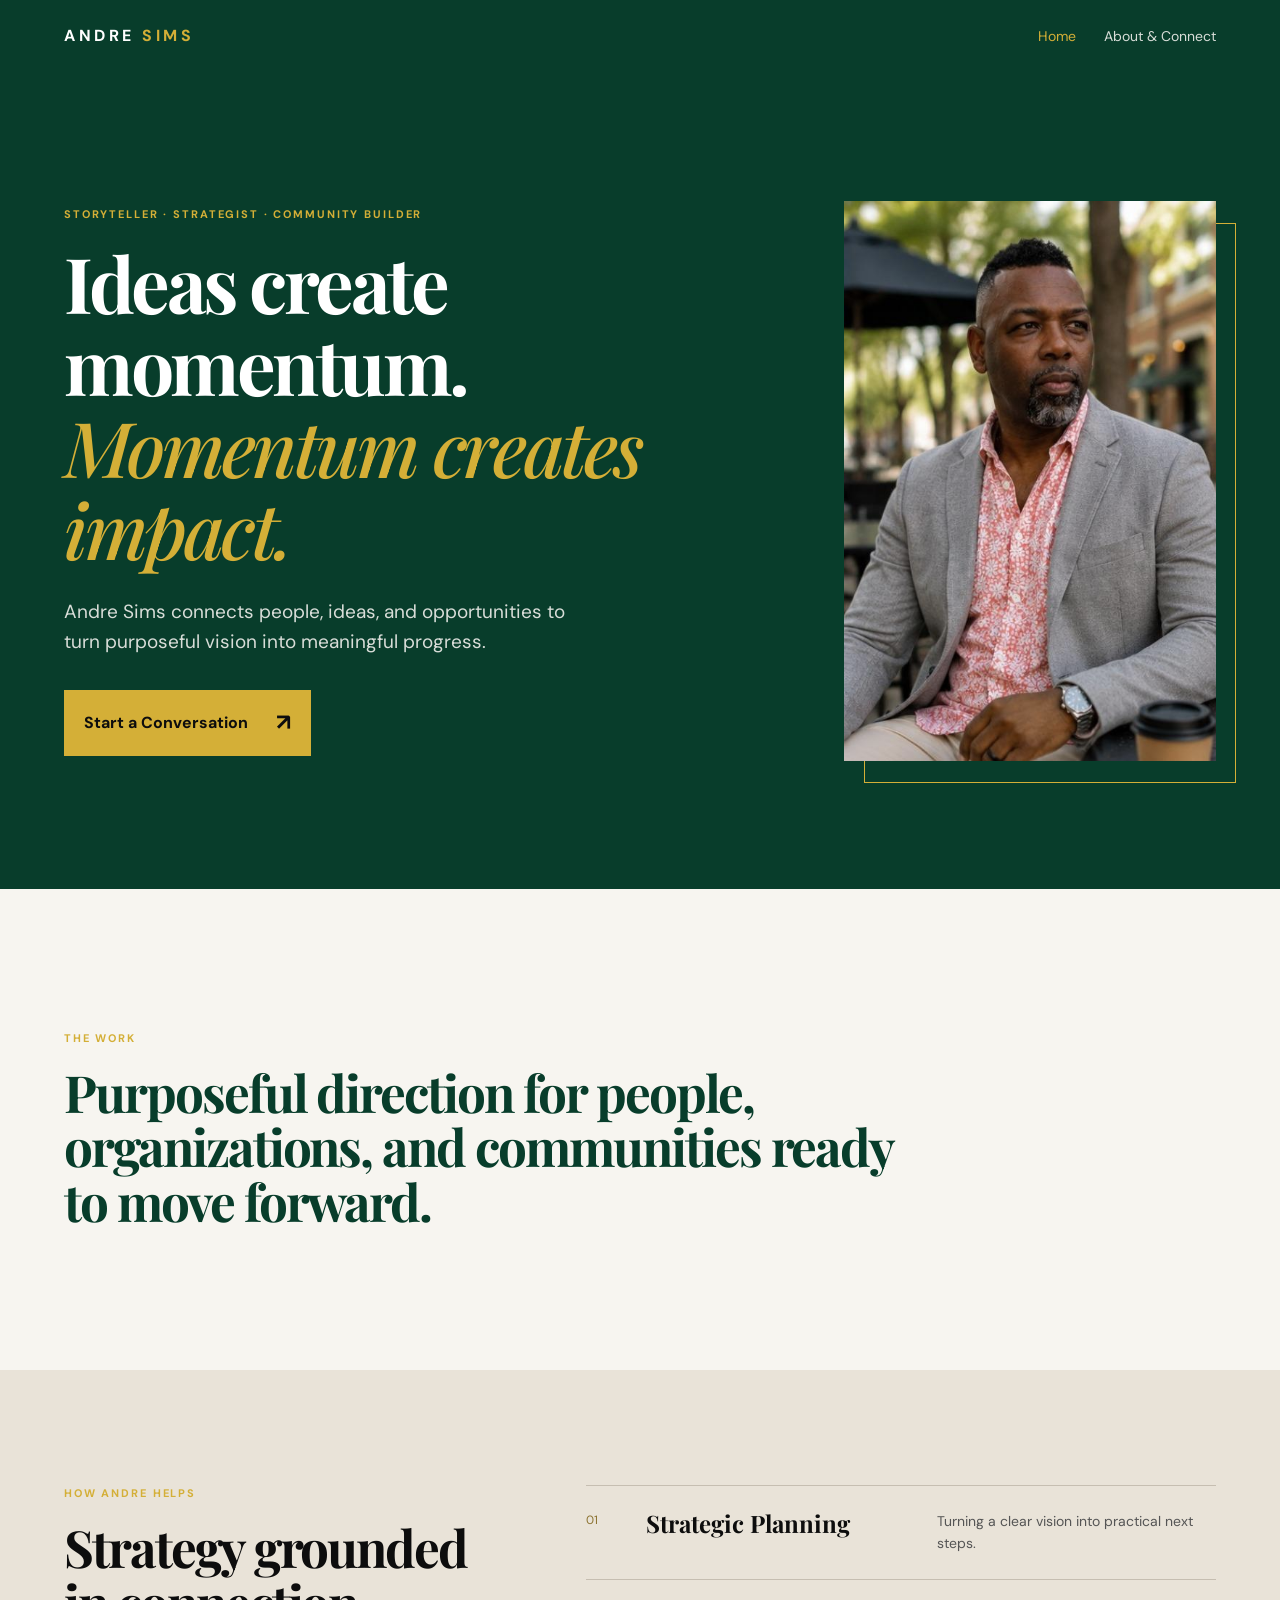
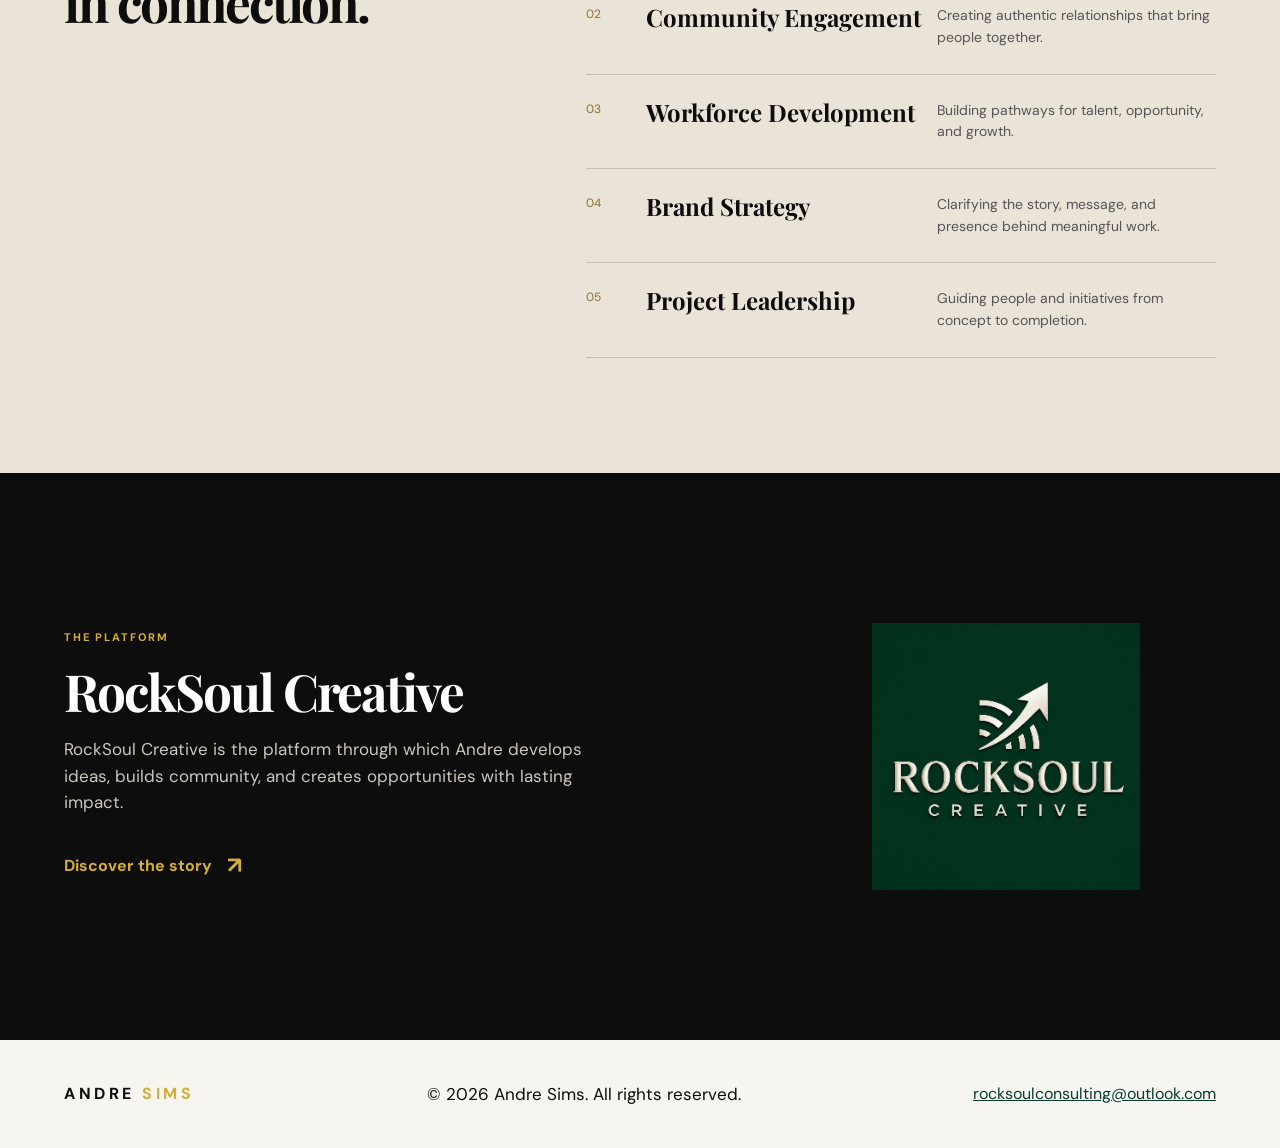
<file: index.html>
<!doctype html>
<html lang="en">
  <head>
    <meta charset="utf-8" />
    <meta name="viewport" content="width=device-width, initial-scale=1" />
    <meta name="description" content="Andre Sims is a storyteller, strategist, and community builder." />
    <title>Andre Sims | Storyteller, Strategist & Community Builder</title>
    <link rel="preconnect" href="https://fonts.googleapis.com" />
    <link rel="preconnect" href="https://fonts.gstatic.com" crossorigin />
    <link href="https://fonts.googleapis.com/css2?family=DM+Sans:wght@400;500;600;700&family=Playfair+Display:wght@500;600;700&display=swap" rel="stylesheet" />
    <link rel="stylesheet" href="./styles.css" />
  </head>
  <body>
    <header class="site-header">
      <a class="wordmark" href="./index.html" aria-label="Andre Sims home">ANDRE <span>SIMS</span></a>
      <nav aria-label="Main navigation">
        <a class="active" href="./index.html">Home</a>
        <a href="./about.html">About & Connect</a>
      </nav>
    </header>

    <main>
      <section class="hero">
        <div class="hero-copy">
          <p class="eyebrow">Storyteller · Strategist · Community Builder</p>
          <h1>Ideas create momentum.<br /><em>Momentum creates impact.</em></h1>
          <p class="intro">Andre Sims connects people, ideas, and opportunities to turn purposeful vision into meaningful progress.</p>
          <a class="button" href="./about.html#connect">Start a Conversation <span>↗&#xFE0E;</span></a>
        </div>
        <div class="hero-image">
          <img src="./assets/andre-portrait.jpeg" alt="Andre Sims seated outdoors" />
          <div class="image-accent"></div>
        </div>
      </section>

      <section class="statement">
        <p class="eyebrow">The work</p>
        <h2>Purposeful direction for people, organizations, and communities ready to move forward.</h2>
      </section>

      <section class="services" aria-labelledby="services-title">
        <div>
          <p class="eyebrow">How Andre helps</p>
          <h2 id="services-title">Strategy grounded in connection.</h2>
        </div>
        <div class="service-list">
          <article><span>01</span><h3>Strategic Planning</h3><p>Turning a clear vision into practical next steps.</p></article>
          <article><span>02</span><h3>Community Engagement</h3><p>Creating authentic relationships that bring people together.</p></article>
          <article><span>03</span><h3>Workforce Development</h3><p>Building pathways for talent, opportunity, and growth.</p></article>
          <article><span>04</span><h3>Brand Strategy</h3><p>Clarifying the story, message, and presence behind meaningful work.</p></article>
          <article><span>05</span><h3>Project Leadership</h3><p>Guiding people and initiatives from concept to completion.</p></article>
        </div>
      </section>

      <section class="rocksoul">
        <div>
          <p class="eyebrow">The platform</p>
          <h2>RockSoul Creative</h2>
          <p>RockSoul Creative is the platform through which Andre develops ideas, builds community, and creates opportunities with lasting impact.</p>
          <a class="text-link" href="./about.html">Discover the story <span>↗&#xFE0E;</span></a>
        </div>
        <div class="mark">
          <img src="./assets/rocksoul-mark-reference.jpeg" alt="RockSoul Creative logo" />
        </div>
      </section>
    </main>

    <footer>
      <a class="wordmark" href="./index.html">ANDRE <span>SIMS</span></a>
      <p>© <span id="year"></span> Andre Sims. All rights reserved.</p>
      <a class="email" href="mailto:rocksoulconsulting@outlook.com">rocksoulconsulting@outlook.com</a>
    </footer>
    <script>document.getElementById('year').textContent = new Date().getFullYear()</script>
  </body>
</html>
</file>
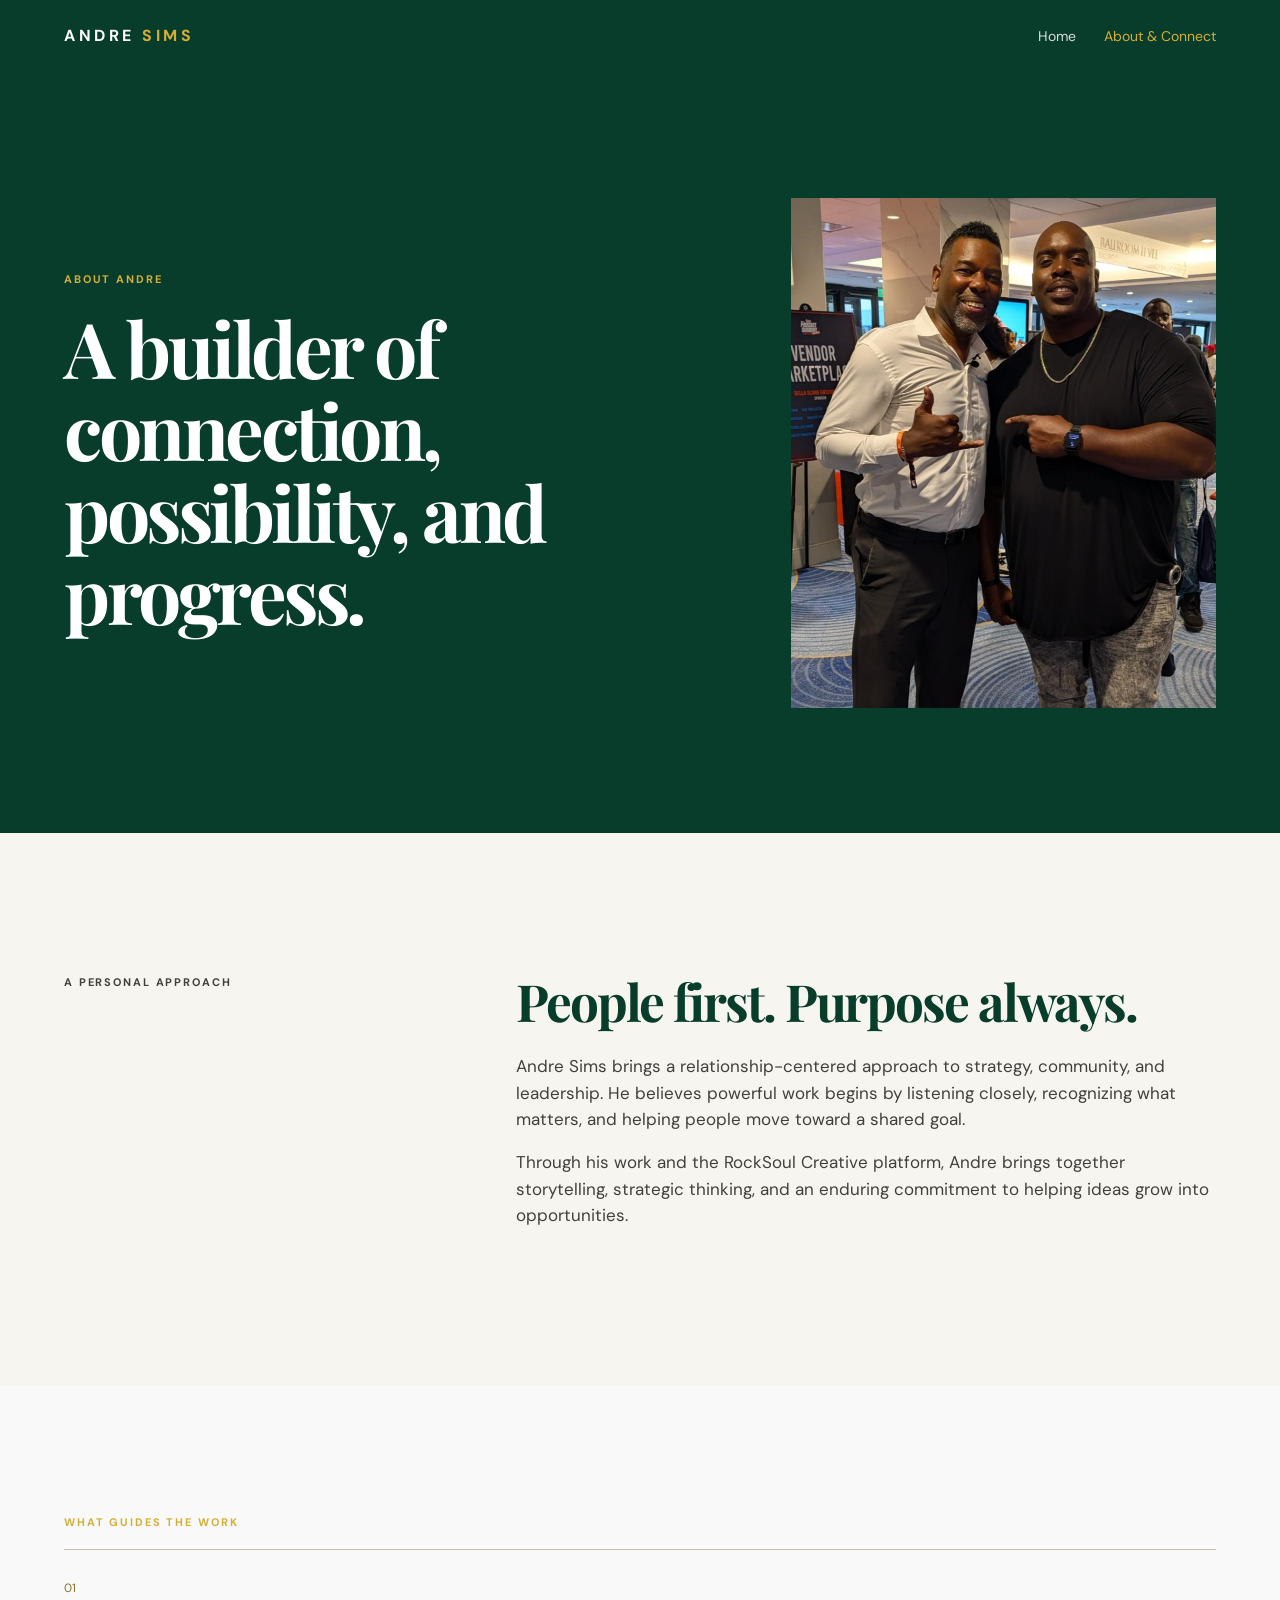
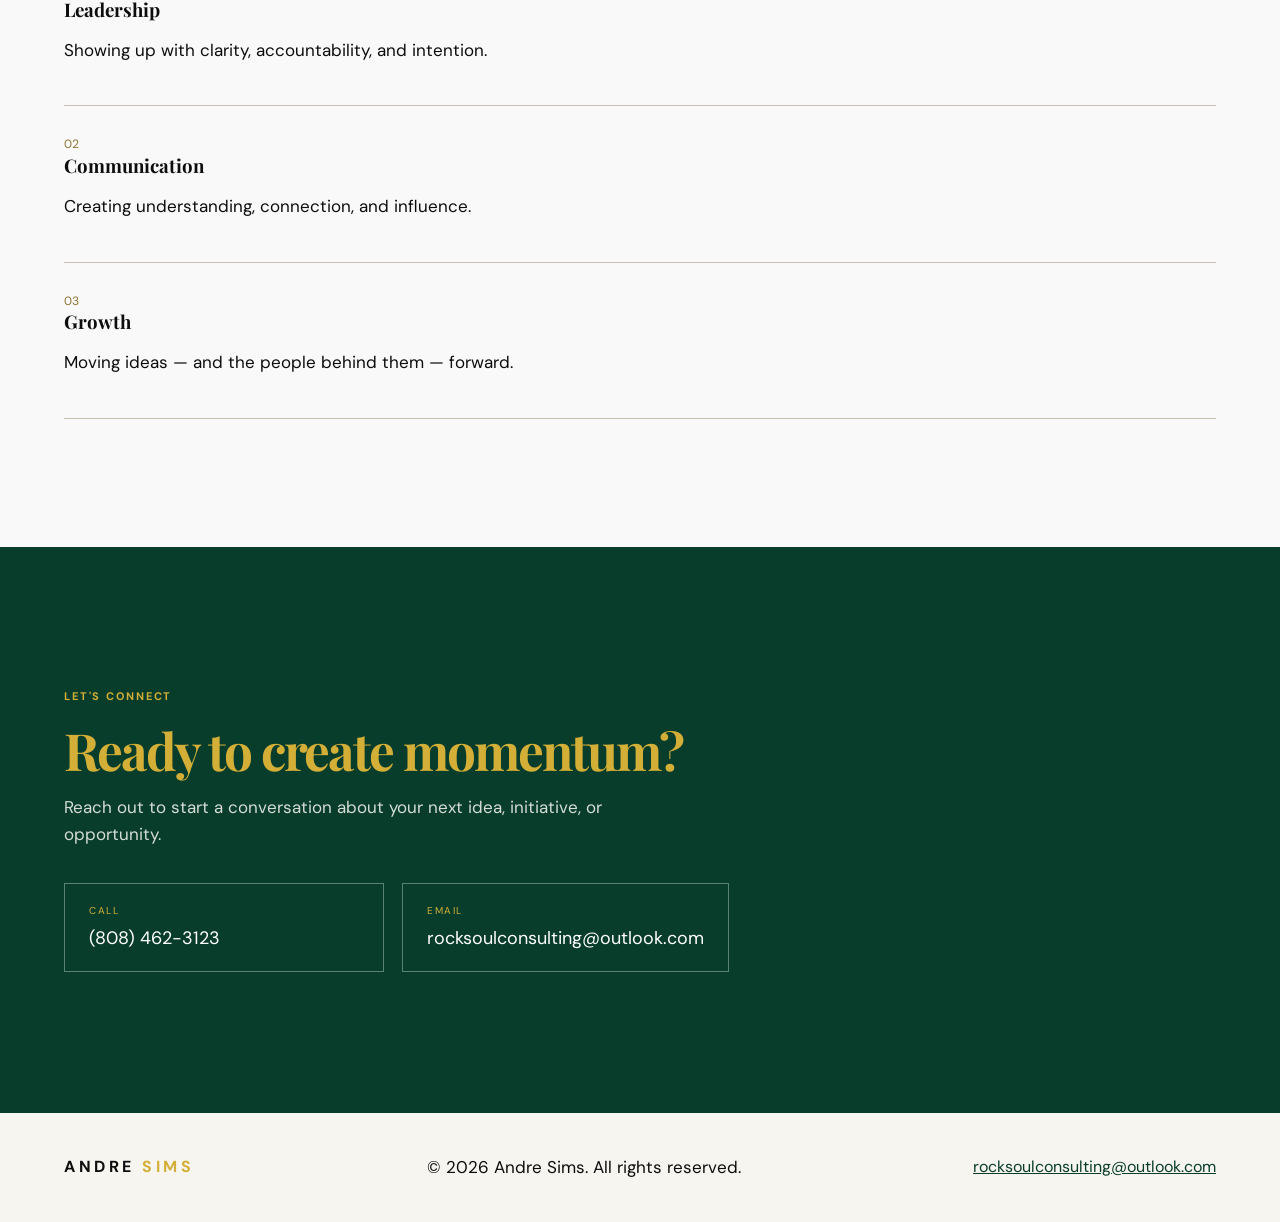
<file: about.html>
<!doctype html>
<html lang="en">
  <head>
    <meta charset="utf-8" /><meta name="viewport" content="width=device-width, initial-scale=1" />
    <meta name="description" content="Learn about Andre Sims and get in touch." /><title>About & Connect | Andre Sims</title>
    <link rel="preconnect" href="https://fonts.googleapis.com" /><link rel="preconnect" href="https://fonts.gstatic.com" crossorigin />
    <link href="https://fonts.googleapis.com/css2?family=DM+Sans:wght@400;500;600;700&family=Playfair+Display:wght@500;600;700&display=swap" rel="stylesheet" />
    <link rel="stylesheet" href="./styles.css" />
  </head>
  <body>
    <header class="site-header"><a class="wordmark" href="./index.html" aria-label="Andre Sims home">ANDRE <span>SIMS</span></a>
      <nav aria-label="Main navigation">
        <a href="./index.html">Home</a>
        <a class="active" href="./about.html">About & Connect</a>
      </nav>
    </header>
    <main>
      <section class="about-hero">
        <div>
          <p class="eyebrow">About Andre</p>
          <h1>A builder of connection, possibility, and progress.</h1>
        </div>
        <img src="./assets/andre-event.jpeg" alt="Andre Sims at a community event" />
      </section>
      <section class="bio">
        <p class="eyebrow">A personal approach</p>
        <div>
          <h2>People first. Purpose always.</h2>
          <p>Andre Sims brings a relationship-centered approach to strategy, community, and leadership. He believes powerful work begins by listening closely, recognizing what matters, and helping people move toward a shared goal.</p>
          <p>Through his work and the RockSoul Creative platform, Andre brings together storytelling, strategic thinking, and an enduring commitment to helping ideas grow into opportunities.</p>
        </div>
      </section>
      <section class="values">
        <p class="eyebrow">What guides the work</p>
        <div class="value-grid">
          <article>
            <span>01</span>
            <h3>Leadership</h3>
            <p>Showing up with clarity, accountability, and intention.</p>
          </article>
          <article>
            <span>02</span>
            <h3>Communication</h3>
            <p>Creating understanding, connection, and influence.</p>
          </article>
          <article>
            <span>03</span>
            <h3>Growth</h3>
            <p>Moving ideas — and the people behind them — forward.</p>
          </article>
        </div>
      </section>
      <section class="connect" id="connect">
        <p class="eyebrow">Let's connect</p>
        <h2>Ready to create momentum?</h2>
        <p>Reach out to start a conversation about your next idea, initiative, or opportunity.</p>
        <div class="contact-links">
          <a href="tel:+18084623123"><small>Call</small>(808) 462-3123</a>
          <a href="mailto:rocksoulconsulting@outlook.com"><small>Email</small>rocksoulconsulting@outlook.com</a>
        </div>
      </section>
    </main>
    <footer>
      <a class="wordmark" href="./index.html">ANDRE <span>SIMS</span></a>
      <p>© <span id="year"></span> Andre Sims. All rights reserved.</p>
      <a class="email" href="mailto:rocksoulconsulting@outlook.com">rocksoulconsulting@outlook.com</a>
    </footer>
    <script>document.getElementById('year').textContent = new Date().getFullYear()</script>
  </body>
</html>
</file>
<file: styles.css>
:root {
    --ink: #0D0D0D;
    --green: #0E5B3E;
    --green2: #083D2B;
    --gold: #D4AF37;
    --ivory: #F7F5F0;
    --sand: #E9E3D8;
    --muted: #7A7A7A;
}

* {
    box-sizing: border-box;
}

body {
    margin: 0;
    background: var(--ivory);
    color: var(--ink);
    font-family: "DM Sans", sans-serif;
    line-height: 1.55;
}

.site-header, footer {
    display: flex;
    align-items: center;
    justify-content: space-between;
    gap: 24px;
    padding: 24px max(5vw, 32px);
}

.site-header {
    background: var(--green2);
    color: #fff;
}

.wordmark {
    font-size: 16px;
    letter-spacing: .22em;
    font-weight: 700;
    text-decoration: none;
    color: inherit;
}

.wordmark span {
    color: var(--gold);
}

nav {
    display: flex;
    gap: 28px;
}

nav a {
    color: #d8ddd8;
    text-decoration: none;
    font-size: 14px;
}

nav a.active, nav a:hover {
    color: var(--gold);
}

h1, h2, h3 {
    font-family: "Playfair Display", serif;
    line-height: 1.07;
    margin: 0;
}

h1 {
    font-size: clamp(44px, 6vw, 82px);
    letter-spacing: -.045em;
}

h2 {
    font-size: clamp(34px, 4vw, 58px);
    letter-spacing: -.04em;
}

p {
    font-size: 17px;
}

.eyebrow {
    text-transform: uppercase;
    letter-spacing: .17em;
    font-size: 11px;
    font-weight: 700;
    color: var(--gold);
    margin: 0 0 18px;
}

.hero {
    min-height: 650px;
    padding: clamp(65px, 10vw, 130px) max(5vw, 32px);
    display: grid;
    grid-template-columns: 1.05fr .75fr;
    align-items: center;
    gap: 8vw;
    background: var(--green2);
    color: #fff;
}

.hero-copy{
    max-width: 780px;
}

.hero h1 em{
    color: var(--gold);
    font-weight: 500;
}

.intro{
    max-width:530px;
    margin:28px 0 34px;
    color:#d8ddd8;
    font-size:19px;
}

.button {
    display: inline-flex;
    align-items: center;
    gap: 28px;
    padding: 15px 20px;
    background: var(--gold);
    color: var(--ink);
    font-weight: 700;
    text-decoration: none;
}

.button span, .text-link span {
    font-size:23px;
}

.hero-image {
    position: relative;
    max-width: 430px;
    justify-self: end;
}

.hero-image img {
    width: 100%;
    display: block;
    filter: saturate(.86);
    height: min(68vh, 560px);
    object-fit: cover;
    object-position: center top;
}

.image-accent {
    border: 1px solid var(--gold);
    position: absolute;
    inset: 22px -20px -22px 20px;
    z-index: 0;
}

.hero-image img {
    position: relative;
    z-index: 1;
}

.statement {
    padding: clamp(70px, 11vw, 145px) max(5vw, 32px);
    max-width: 1000px;
}

.statement h2 {
    color: var(--green2);
}

.services {
    padding: clamp(70px, 9vw, 120px) max(5vw, 32px);
    display: grid;
    grid-template-columns: .8fr 1.2fr;
    gap: 8vw;
    background: var(--sand);
}

.service-list {
    border-top: 1px solid #c6beb1;
}

.service-list article {
    display: grid;
    grid-template-columns: 48px minmax(0, 1fr) minmax(0, 1fr);
    gap: 12px;
    padding: 25px 0;
    border-bottom: 1px solid #c6beb1;
}

.service-list span, .value-grid span {
    font-size: 12px;
    color: #8c7331;
}

.service-list h3 {
    font-size: 24px;
}

.service-list p {
    margin: 0;
    font-size: 14px;
    color: #555;
}

.rocksoul {
    background: var(--ink);
    color: #fff;
    padding: clamp(70px, 10vw, 130px) max(5vw, 32px);
    display: grid;
    grid-template-columns: 1fr .75fr;
    gap:8vw;
    align-items:center
}

.rocksoul p:not(.eyebrow) {
    max-width: 550px;
    color: #c8c8be;
}

.text-link{
    color: var(--gold);
    text-decoration: none;
    display: inline-flex;
    gap: 15px;
    align-items: center;
    font-weight: 700;
    margin-top: 16px;
}

.mark {
    width: min(100%, 420px);
    min-height: 0;
    aspect-ratio: 1.35 / 1;
    justify-self: end;
    overflow: hidden;
}
    
.arrow {
    font-size: 100px;
    line-height: .6;
    color: var(--gold);
}

.waves {
    color: var(--gold);
    font-size: 55px;
    line-height: .55;
    transform: rotate(-38deg);
    position: absolute;
    left: 39%;
    top: 48%;
}

.mark small {
    margin-top: 32px;
    color: var(--ivory);
    letter-spacing: .22em;
    font-weight: 700;
}

.mark img {
    display: block;
    width: 100%;
    height: 100%;
    min-height: 0;
    padding: 22px;
    object-fit: contain;
}

.about-hero {
    background: var(--green2);
    color: #fff;
    padding: clamp(65px, 10vw, 125px) max(5vw, 32px);
    display: grid;
    grid-template-columns: 1fr .68fr;
    gap: 8vw;
    align-items: center;
}

.about-hero img {
    width: 100%;
    max-height: 510px;
    object-fit: cover;
    object-position: top;
}

.bio {
    padding: clamp(75px, 11vw, 145px) max(5vw, 32px);
    display: grid;
    grid-template-columns: .6fr 1.2fr;
    gap: 8vw;
}

.bio > div {
    max-width: 720px;
}

.bio h2 {
    color: var(--green2);
    margin-bottom: 25px;
}

.bio p {
    color: #40403d;
}

.values{
    background: #f9f9f9;
    padding: clamp(70px, 10vw, 130px) max(5vw, 32px);
}

.value-grid {
    border-top: 1px solid #c6beb1;
}

.value-grid article {
    border-bottom: 1px solid #c6beb1;
    padding: 25px 0;
}

.connect {
    background: var(--green2);
    color: #fff;
    padding: clamp(75px, 11vw, 145px) max(5vw, 32px);
}

.connect > p:not(.eyebrow) {
    max-width: 630px;
    color: #d6ddd7;
}

.connect h2 {
    color: var(--gold);
}

.contact-links {
    display: flex;
    flex-wrap: wrap;
    gap: 18px;
    margin-top: 36px;
}

.contact-links a {
    min-width: min(100%, 320px);
    padding: 19px 24px;
    border: 1px solid #588272;
    color: #fff;
    font-size: 18px;
    text-decoration: none;
}

.contact-links small {
    display: block;
    margin-bottom: 6px;
    color: var(--gold);
    font-size: 10px;
    letter-spacing: .15em;
    text-transform: uppercase;
}

.email {
    color: var(--green2);
}

@media (max-width: 760px) {

    .site-header {
        padding: 19px 20px;
    }

    .wordmark {
        font-size: 13px;
        letter-spacing: .14em;
        white-space: nowrap;
    }

    nav {
        gap: 12px;
        justify-content: flex-end;
    }

    nav a {
        font-size: 14px;
        white-space: nowrap;
    }

    .hero,
    .services,
    .rocksoul,
    .about-hero,
    .bio,
    .focus,
    .connect {
        grid-template-columns: 1fr;
    }

    .hero,
    .about-hero {
        gap: 45px;
    }

    .hero-image {
        width: 100%;
        max-width: 520px;
        height: min(110vw, 430px);
        justify-self: start;
    }

    .hero-image img {
        width: 100%;
        height: 100%;
        object-fit: cover;
        object-position: center top;
    }

    .about-hero img {
        width: 100%;
        height: min(100vw, 400px);
        max-height: 400px;
        object-fit: cover;
        object-position: center top;
    }

    .services {
        grid-template-columns: 1fr;
        gap: 45px;
    }

    .service-list article {
        grid-template-columns: 34px minmax(0, 1fr);
    }

    .service-list article p {
        grid-column: 2;
    }

    .service-list h3, .service-list p {
        min-width: 0;
    }

    .contact-links { 
        display: grid; 
    }

    .mark {
        justify-self: center;
    }

    .mark img {
        padding: 0;
    }

    footer {
        display: grid;
        grid-template-columns: 1fr auto;
        align-items: center;
        gap: 18px;
        padding: 25px 24px;
    }

    footer .wordmark {
        grid-column: 1;
        grid-row: 1;
    }

    footer > a:last-child {
        grid-column: 2;
        grid-row: 1;
        justify-self: end;
    }

    footer p {
        grid-column: 1 / -1;
        grid-row: 2;
        margin: 0;
        text-align: center;
    }

}
</file>
